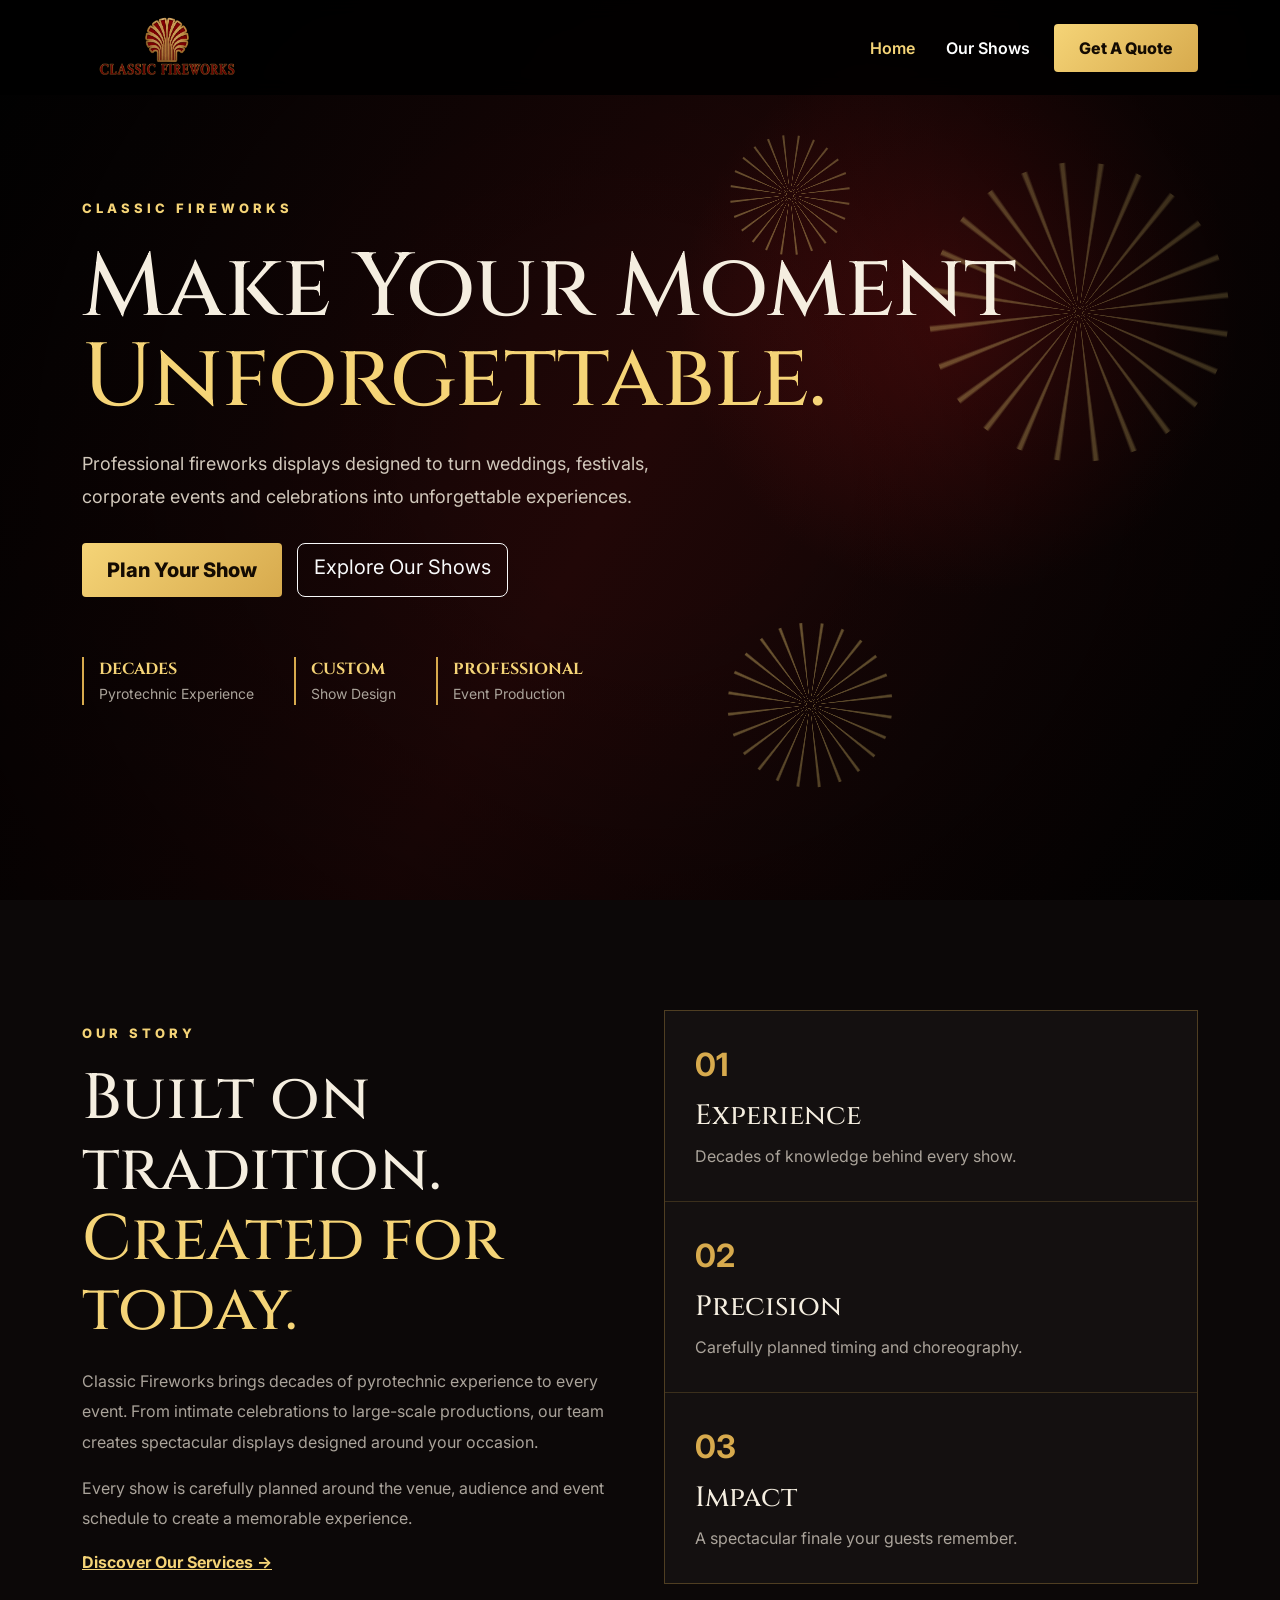
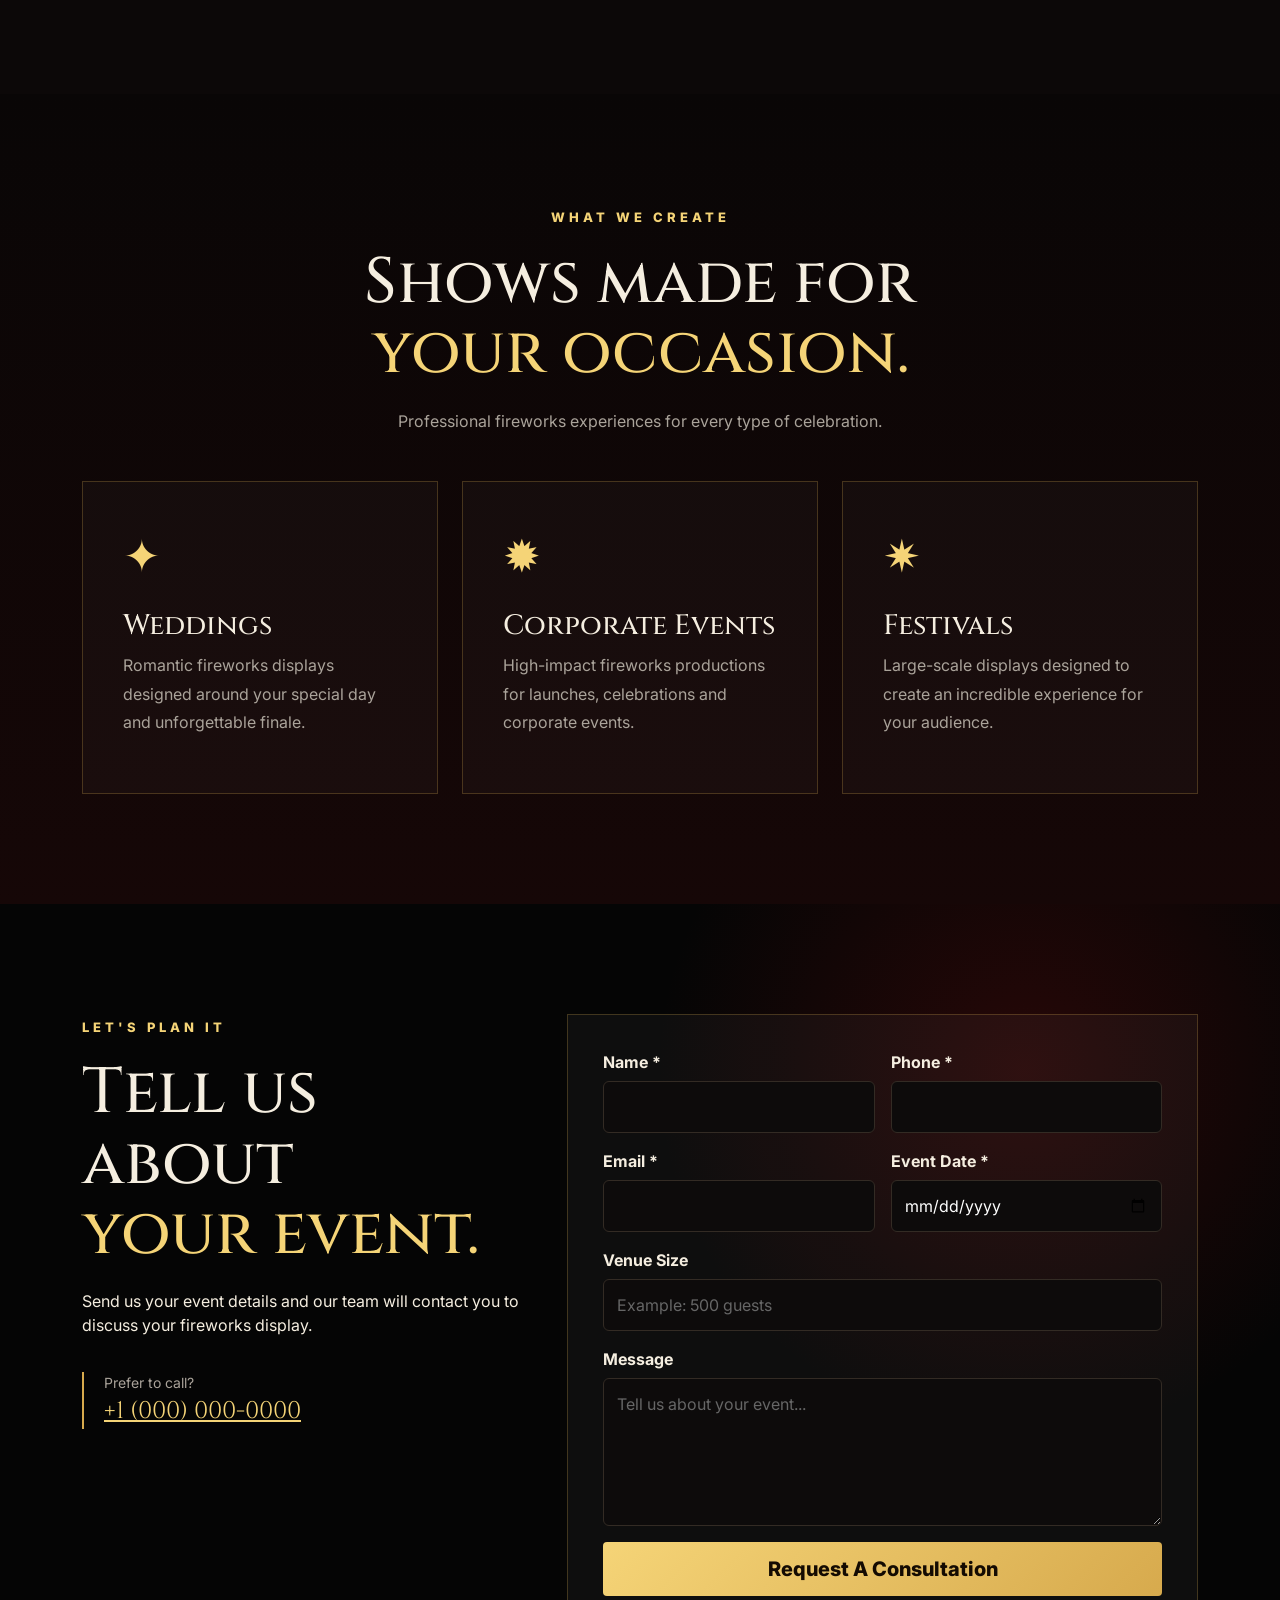
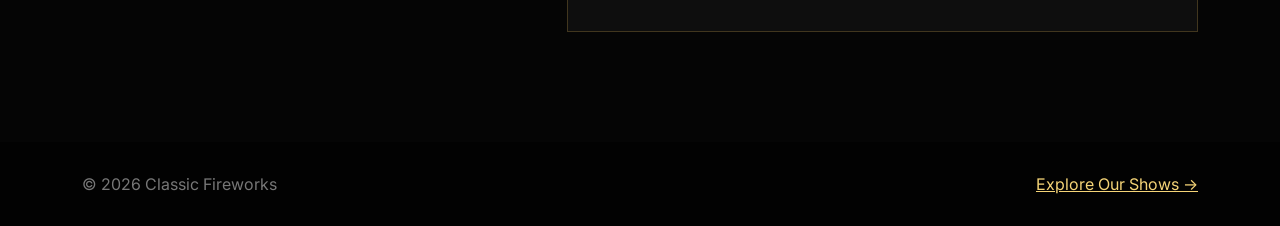
<file: index.html>
<!DOCTYPE html>
<html lang="en">
<head>
    <meta charset="UTF-8">
    <meta name="viewport" content="width=device-width, initial-scale=1.0">
    <title>Document</title>
</head>
<body>
    <!DOCTYPE html>
<html lang="en">
<head>
  <meta charset="UTF-8">
  <meta name="viewport" content="width=device-width, initial-scale=1.0">

  <title>Classic Fireworks | Professional Pyrotechnics</title>

  <!-- Bootstrap -->
  <link
    href="https://cdn.jsdelivr.net/npm/bootstrap@5.3.3/dist/css/bootstrap.min.css"
    rel="stylesheet"
  >

  <!-- Google Fonts -->
  <link rel="preconnect" href="https://fonts.googleapis.com">
  <link rel="preconnect" href="https://fonts.gstatic.com" crossorigin>
  <link
    href="https://fonts.googleapis.com/css2?family=Cinzel:wght@500;600;700;800&family=Inter:wght@400;500;600;700&display=swap"
    rel="stylesheet"
  >

  <link rel="stylesheet" href="style.css">
</head>

<body>

<!-- NAVBAR -->
<nav class="navbar navbar-expand-lg navbar-dark fixed-top">
  <div class="container">

    <a class="navbar-brand" href="index.html">
     <img src="classic-fireworks-logo.png" alt="Classic Fireworks">
    </a>

    <button
      class="navbar-toggler"
      type="button"
      data-bs-toggle="collapse"
      data-bs-target="#menu">
      <span class="navbar-toggler-icon"></span>
    </button>

    <div class="collapse navbar-collapse" id="menu">

      <ul class="navbar-nav ms-auto align-items-lg-center">

        <li class="nav-item">
          <a class="nav-link active" href="index.html">Home</a>
        </li>

        <li class="nav-item">
          <a class="nav-link" href="services.html">Our Shows</a>
        </li>

        <li class="nav-item ms-lg-3">
          <a class="btn btn-gold" href="#contact">
            Get A Quote
          </a>
        </li>

      </ul>

    </div>
  </div>
</nav>


<!-- HERO -->
<header class="hero">

  <div class="firework firework-1"></div>
  <div class="firework firework-2"></div>
  <div class="firework firework-3"></div>

  <div class="container hero-content">

    <span class="small-title">
      CLASSIC FIREWORKS
    </span>

    <h1>
      Make Your Moment
      <span>Unforgettable.</span>
    </h1>

    <p>
      Professional fireworks displays designed to turn weddings,
      festivals, corporate events and celebrations into unforgettable
      experiences.
    </p>

    <div class="hero-buttons">

      <a href="#contact" class="btn btn-gold btn-lg">
        Plan Your Show
      </a>

      <a href="services.html" class="btn btn-outline-light btn-lg">
        Explore Our Shows
      </a>

    </div>

    <div class="experience">

      <div>
        <strong>DECADES</strong>
        <small>Pyrotechnic Experience</small>
      </div>

      <div>
        <strong>CUSTOM</strong>
        <small>Show Design</small>
      </div>

      <div>
        <strong>PROFESSIONAL</strong>
        <small>Event Production</small>
      </div>

    </div>

  </div>

</header>


<!-- ABOUT -->
<section class="section about">

  <div class="container">

    <div class="row align-items-center g-5">

      <div class="col-lg-6">

        <span class="small-title">
          OUR STORY
        </span>

        <h2>
          Built on tradition.
          <span>Created for today.</span>
        </h2>

        <p>
          Classic Fireworks brings decades of pyrotechnic experience
          to every event. From intimate celebrations to large-scale
          productions, our team creates spectacular displays designed
          around your occasion.
        </p>

        <p>
          Every show is carefully planned around the venue, audience
          and event schedule to create a memorable experience.
        </p>

        <a href="services.html" class="gold-link">
          Discover Our Services →
        </a>

      </div>


      <div class="col-lg-6">

        <div class="story-box">

          <div>
            <b>01</b>
            <h3>Experience</h3>
            <p>
              Decades of knowledge behind every show.
            </p>
          </div>

          <div>
            <b>02</b>
            <h3>Precision</h3>
            <p>
              Carefully planned timing and choreography.
            </p>
          </div>

          <div>
            <b>03</b>
            <h3>Impact</h3>
            <p>
              A spectacular finale your guests remember.
            </p>
          </div>

        </div>

      </div>

    </div>

  </div>

</section>


<!-- SERVICES -->
<section class="section services">

  <div class="container">

    <div class="text-center section-heading">

      <span class="small-title">
        WHAT WE CREATE
      </span>

      <h2>
        Shows made for
        <span>your occasion.</span>
      </h2>

      <p>
        Professional fireworks experiences for every type of celebration.
      </p>

    </div>


    <div class="row g-4 mt-4">

      <div class="col-md-4">

        <div class="service-card">

          <div class="icon">✦</div>

          <h3>Weddings</h3>

          <p>
            Romantic fireworks displays designed around your
            special day and unforgettable finale.
          </p>

        </div>

      </div>


      <div class="col-md-4">

        <div class="service-card">

          <div class="icon">✹</div>

          <h3>Corporate Events</h3>

          <p>
            High-impact fireworks productions for launches,
            celebrations and corporate events.
          </p>

        </div>

      </div>


      <div class="col-md-4">

        <div class="service-card">

          <div class="icon">✷</div>

          <h3>Festivals</h3>

          <p>
            Large-scale displays designed to create an incredible
            experience for your audience.
          </p>

        </div>

      </div>

    </div>

  </div>

</section>


<!-- CONTACT FORM -->
<section class="section contact" id="contact">

  <div class="container">

    <div class="row g-5">

      <div class="col-lg-5">

        <span class="small-title">
          LET'S PLAN IT
        </span>

        <h2>
          Tell us about
          <span>your event.</span>
        </h2>

        <p>
          Send us your event details and our team will contact
          you to discuss your fireworks display.
        </p>

        <div class="phone-box">

          <small>Prefer to call?</small>

          <a href="tel:+10000000000">
            +1 (000) 000-0000
          </a>

        </div>

      </div>


      <div class="col-lg-7">

        <form id="contactForm">

          <div class="row g-3">

            <div class="col-md-6">

              <label>Name *</label>

              <input
                type="text"
                class="form-control"
                id="name"
                required
              >

            </div>


            <div class="col-md-6">

              <label>Phone *</label>

              <input
                type="tel"
                class="form-control"
                id="phone"
                required
              >

            </div>


            <div class="col-md-6">

              <label>Email *</label>

              <input
                type="email"
                class="form-control"
                id="email"
                required
              >

            </div>


            <div class="col-md-6">

              <label>Event Date *</label>

              <input
                type="date"
                class="form-control"
                id="date"
                required
              >

            </div>


            <div class="col-12">

              <label>Venue Size</label>

              <input
                type="text"
                class="form-control"
                id="venue"
                placeholder="Example: 500 guests"
              >

            </div>


            <div class="col-12">

              <label>Message</label>

              <textarea
                class="form-control"
                id="message"
                rows="5"
                placeholder="Tell us about your event..."
              ></textarea>

            </div>


            <div class="col-12">

              <button
                type="submit"
                class="btn btn-gold btn-lg w-100">
                Request A Consultation
              </button>

            </div>

          </div>

        </form>

      </div>

    </div>

  </div>

</section>


<!-- FOOTER -->
<footer>

  <div class="container">

    <div class="d-flex justify-content-between flex-wrap gap-3">

      <span>
        © 2026 Classic Fireworks
      </span>

      <a href="services.html">
        Explore Our Shows →
      </a>

    </div>

  </div>

</footer>


<script src="https://cdn.jsdelivr.net/npm/bootstrap@5.3.3/dist/js/bootstrap.bundle.min.js"></script>

<script src="script.js"></script>

</body>
</html>
</body>
</html>
</file>
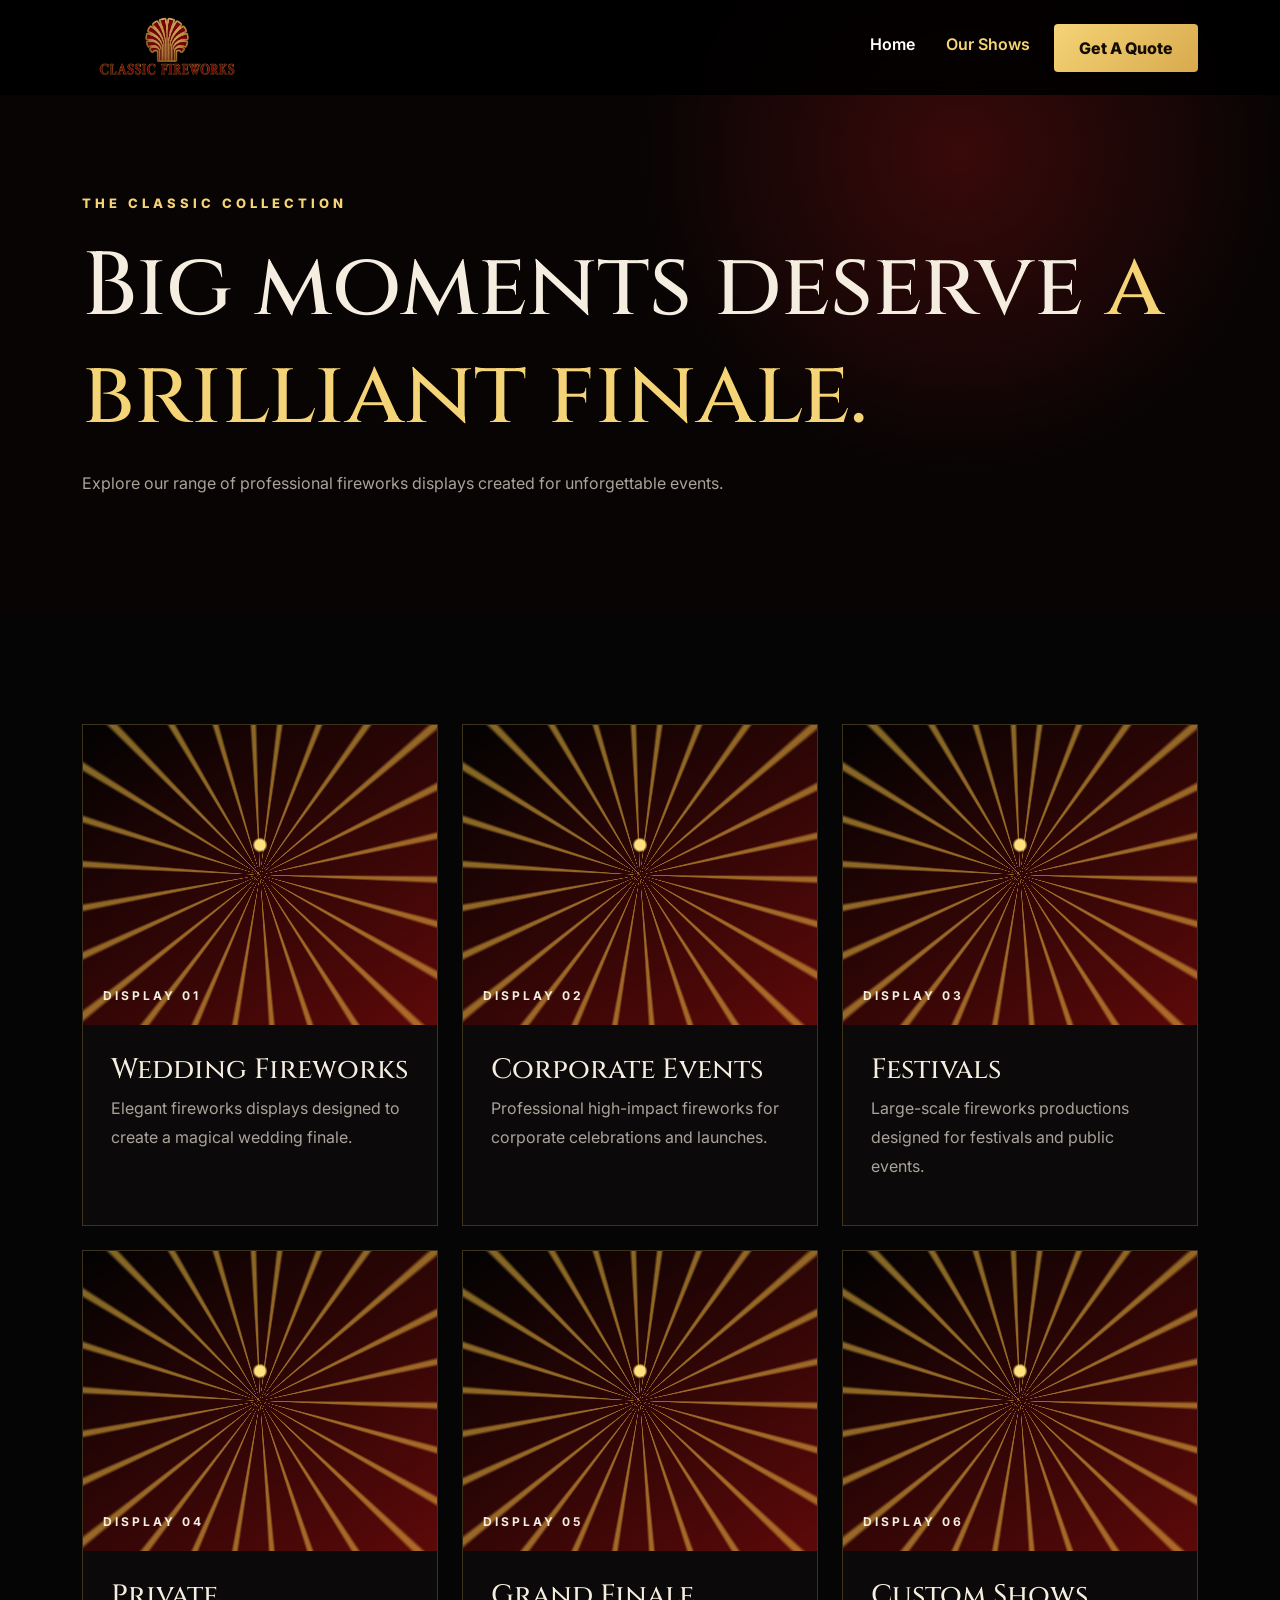
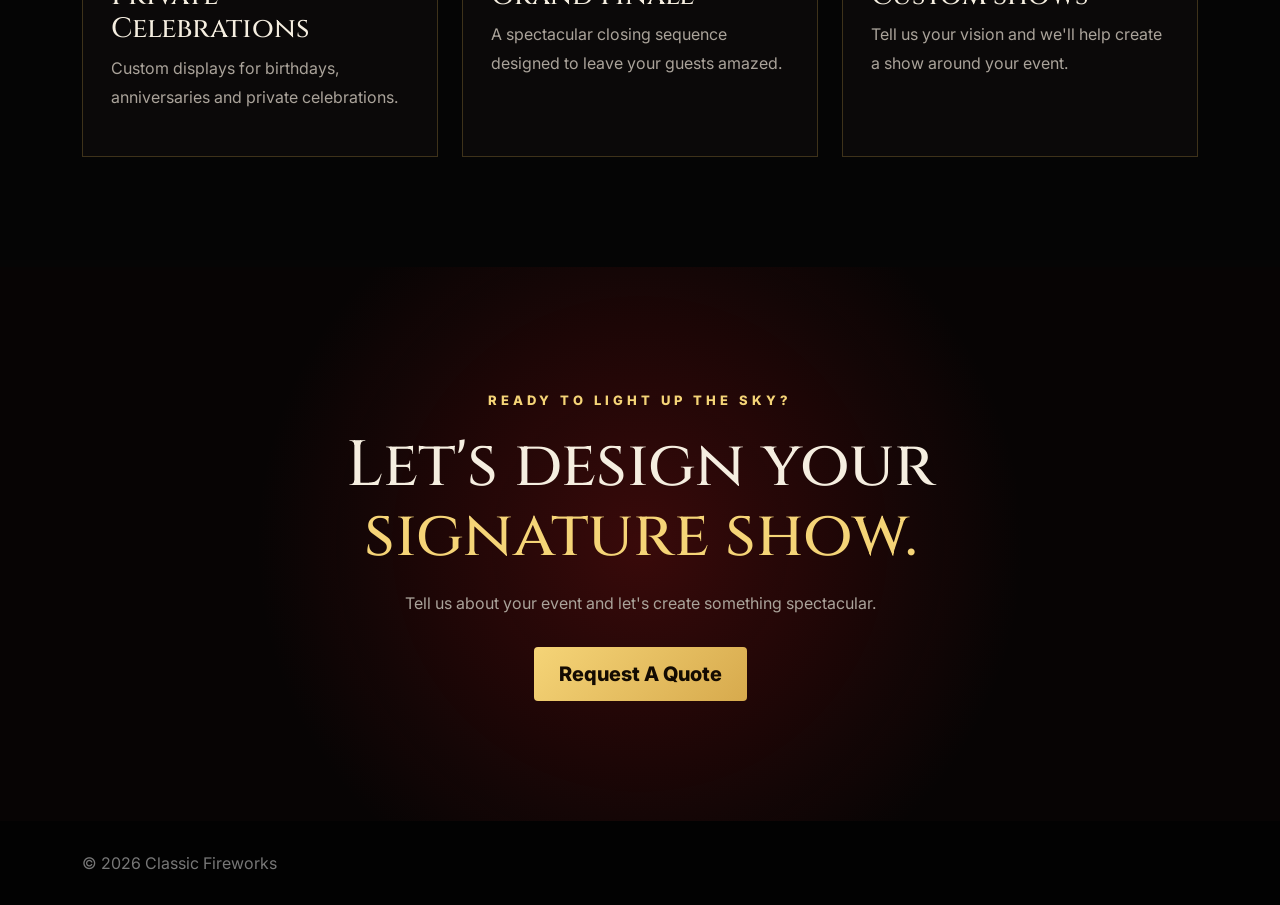
<file: services.html>
<!DOCTYPE html>
<html lang="en">
<head>
    <meta charset="UTF-8">
    <meta name="viewport" content="width=device-width, initial-scale=1.0">
    <title>Document</title>
</head>
<body>
    <!DOCTYPE html>
<html lang="en">

<head>

  <meta charset="UTF-8">

  <meta
    name="viewport"
    content="width=device-width, initial-scale=1.0">

  <title>Our Shows | Classic Fireworks</title>

  <link
    href="https://cdn.jsdelivr.net/npm/bootstrap@5.3.3/dist/css/bootstrap.min.css"
    rel="stylesheet">

  <link
    href="https://fonts.googleapis.com/css2?family=Cinzel:wght@500;600;700;800&family=Inter:wght@400;500;600;700&display=swap"
    rel="stylesheet">

  <link rel="stylesheet" href="style.css">

</head>

<body>


<!-- NAVBAR -->

<nav class="navbar navbar-expand-lg navbar-dark fixed-top">

  <div class="container">

    <a class="navbar-brand" href="index.html">

      <img
        src="classic-fireworks-logo.png"
        alt="Classic Fireworks">

    </a>


    <button
      class="navbar-toggler"
      data-bs-toggle="collapse"
      data-bs-target="#menu">

      <span class="navbar-toggler-icon"></span>

    </button>


    <div class="collapse navbar-collapse" id="menu">

      <ul class="navbar-nav ms-auto">

        <li class="nav-item">
          <a class="nav-link" href="index.html">
            Home
          </a>
        </li>

        <li class="nav-item">
          <a class="nav-link active" href="services.html">
            Our Shows
          </a>
        </li>

        <li class="nav-item ms-lg-3">
          <a class="btn btn-gold" href="index.html#contact">
            Get A Quote
          </a>
        </li>

      </ul>

    </div>

  </div>

</nav>


<!-- PAGE HERO -->

<section class="inner-hero">

  <div class="container">

    <span class="small-title">
      THE CLASSIC COLLECTION
    </span>

    <h1>
      Big moments deserve
      <span>a brilliant finale.</span>
    </h1>

    <p>
      Explore our range of professional fireworks displays
      created for unforgettable events.
    </p>

  </div>

</section>


<!-- SHOWS -->

<section class="section">

  <div class="container">

    <div class="row g-4">


      <!-- CARD 1 -->

      <div class="col-md-6 col-lg-4">

        <div class="show-card">

          <div class="show-image image-one">
            <span>DISPLAY 01</span>
          </div>

          <div class="show-content">

            <h3>Wedding Fireworks</h3>

            <p>
              Elegant fireworks displays designed to create
              a magical wedding finale.
            </p>

          </div>

        </div>

      </div>


      <!-- CARD 2 -->

      <div class="col-md-6 col-lg-4">

        <div class="show-card">

          <div class="show-image image-two">
            <span>DISPLAY 02</span>
          </div>

          <div class="show-content">

            <h3>Corporate Events</h3>

            <p>
              Professional high-impact fireworks for
              corporate celebrations and launches.
            </p>

          </div>

        </div>

      </div>


      <!-- CARD 3 -->

      <div class="col-md-6 col-lg-4">

        <div class="show-card">

          <div class="show-image image-three">
            <span>DISPLAY 03</span>
          </div>

          <div class="show-content">

            <h3>Festivals</h3>

            <p>
              Large-scale fireworks productions designed
              for festivals and public events.
            </p>

          </div>

        </div>

      </div>


      <!-- CARD 4 -->

      <div class="col-md-6 col-lg-4">

        <div class="show-card">

          <div class="show-image image-four">
            <span>DISPLAY 04</span>
          </div>

          <div class="show-content">

            <h3>Private Celebrations</h3>

            <p>
              Custom displays for birthdays, anniversaries
              and private celebrations.
            </p>

          </div>

        </div>

      </div>


      <!-- CARD 5 -->

      <div class="col-md-6 col-lg-4">

        <div class="show-card">

          <div class="show-image image-five">
            <span>DISPLAY 05</span>
          </div>

          <div class="show-content">

            <h3>Grand Finale</h3>

            <p>
              A spectacular closing sequence designed to
              leave your guests amazed.
            </p>

          </div>

        </div>

      </div>


      <!-- CARD 6 -->

      <div class="col-md-6 col-lg-4">

        <div class="show-card">

          <div class="show-image image-six">
            <span>DISPLAY 06</span>
          </div>

          <div class="show-content">

            <h3>Custom Shows</h3>

            <p>
              Tell us your vision and we'll help create
              a show around your event.
            </p>

          </div>

        </div>

      </div>

    </div>

  </div>

</section>


<!-- CTA -->

<section class="cta">

  <div class="container text-center">

    <span class="small-title">
      READY TO LIGHT UP THE SKY?
    </span>

    <h2>
      Let's design your
      <span>signature show.</span>
    </h2>

    <p>
      Tell us about your event and let's create something spectacular.
    </p>

    <a
      href="index.html#contact"
      class="btn btn-gold btn-lg mt-3">

      Request A Quote

    </a>

  </div>

</section>


<footer>

  <div class="container">

    © 2026 Classic Fireworks

  </div>

</footer>


<script
src="https://cdn.jsdelivr.net/npm/bootstrap@5.3.3/dist/js/bootstrap.bundle.min.js">
</script>

</body>
</html>
</body>
</html>
</file>
<file: style.css>
:root {
  --black: #050505;
  --dark: #0c0808;
  --red: #8e1010;
  --gold: #d7aa4d;
  --gold-light: #f5d477;
  --white: #f5eee0;
  --gray: #aaa39a;
}

* {
  margin: 0;
  padding: 0;
  box-sizing: border-box;
}

html {
  scroll-behavior: smooth;
}

body {
  background: var(--black);
  color: var(--white);
  font-family: "Inter", sans-serif;
}

h1,
h2,
h3 {
  font-family: "Cinzel", serif;
}

.navbar {
  padding: 10px 0;
  background: rgba(0, 0, 0, .88);
  backdrop-filter: blur(10px);
}

.navbar-brand img {
  width: 170px;
  height: 65px;
  object-fit: contain;
}

.nav-link {
  color: white !important;
  font-weight: 600;
  margin-left: 15px;
}

.nav-link:hover,
.nav-link.active {
  color: var(--gold-light) !important;
}

.btn-gold {
  background: linear-gradient(
    135deg,
    var(--gold-light),
    var(--gold)
  );

  color: #140b02;
  border: none;
  border-radius: 4px;
  font-weight: 800;
  padding: 12px 25px;
}

.btn-gold:hover {
  background: #ffe29a;
  color: #000;
}


/* HERO */

.hero {
  min-height: 100vh;

  position: relative;

  display: flex;
  align-items: center;

  overflow: hidden;

  background:
    radial-gradient(
      circle at 75% 35%,
      rgba(150, 20, 20, .35),
      transparent 25%
    ),
    linear-gradient(
      120deg,
      #020202,
      #210707,
      #030303
    );
}

.hero::after {
  content: "";

  position: absolute;

  inset: 0;

  background:
    radial-gradient(
      circle,
      transparent 20%,
      rgba(0, 0, 0, .7)
    );
}

.hero-content {
  position: relative;
  z-index: 5;
}

.small-title {
  color: var(--gold-light);
  font-size: 13px;
  letter-spacing: 4px;
  font-weight: 800;
}

.hero h1 {
  font-size: clamp(45px, 7vw, 100px);
  line-height: 1;
  margin: 25px 0;
}

.hero h1 span,
h2 span {
  color: var(--gold-light);
  display: block;
}

.hero p {
  max-width: 650px;
  color: #d1c8bb;
  font-size: 18px;
  line-height: 1.8;
}

.hero-buttons {
  display: flex;
  gap: 15px;
  flex-wrap: wrap;
  margin-top: 30px;
}

.experience {
  display: flex;
  gap: 40px;
  margin-top: 60px;
  flex-wrap: wrap;
}

.experience div {
  border-left: 2px solid var(--gold);
  padding-left: 15px;
}

.experience strong {
  display: block;
  color: var(--gold-light);
  font-family: "Cinzel", serif;
}

.experience small {
  color: var(--gray);
}


/* FIREWORK EFFECT */

.firework {
  position: absolute;

  width: 300px;
  height: 300px;

  border-radius: 50%;

  background:
    repeating-conic-gradient(
      from 0deg,
      transparent 0deg 7deg,
      rgba(245, 212, 119, .8) 8deg 9deg,
      transparent 10deg 15deg
    );

  opacity: .5;
}

.firework-1 {
  right: 4%;
  top: 18%;
}

.firework-2 {
  right: 25%;
  bottom: 5%;
  transform: scale(.55);
}

.firework-3 {
  left: 50%;
  top: 5%;
  transform: scale(.4);
}


/* SECTIONS */

.section {
  padding: 110px 0;
}

.about {
  background: var(--dark);
}

.about p {
  color: var(--gray);
  line-height: 1.9;
}

h2 {
  font-size: clamp(38px, 5vw, 65px);
  line-height: 1.1;
  margin: 20px 0;
}

.gold-link {
  color: var(--gold-light);
  font-weight: 700;
}


/* STORY */

.story-box {
  border: 1px solid rgba(215, 170, 77, .3);
  background: rgba(255,255,255,.03);
}

.story-box > div {
  padding: 30px;
  border-bottom: 1px solid rgba(215,170,77,.2);
}

.story-box > div:last-child {
  border-bottom: none;
}

.story-box b {
  font-size: 32px;
  color: var(--gold);
}

.story-box h3 {
  margin-top: 10px;
}

.story-box p {
  margin: 0;
}


/* SERVICES */

.services {
  background:
    linear-gradient(
      180deg,
      #090606,
      #160707
    );
}

.section-heading {
  max-width: 700px;
  margin: auto;
}

.section-heading p {
  color: var(--gray);
}

.service-card {
  height: 100%;
  padding: 40px;

  border: 1px solid rgba(215,170,77,.25);

  background: rgba(255,255,255,.025);

  transition: .3s;
}

.service-card:hover {
  transform: translateY(-8px);
  border-color: var(--gold);
}

.service-card .icon {
  color: var(--gold-light);
  font-size: 45px;
  margin-bottom: 20px;
}

.service-card p {
  color: var(--gray);
  line-height: 1.8;
}


/* CONTACT */

.contact {
  background:
    radial-gradient(
      circle at 80% 20%,
      rgba(140, 15, 15, .25),
      transparent 30%
    ),
    #050505;
}

.phone-box {
  margin-top: 35px;
  border-left: 2px solid var(--gold);
  padding-left: 20px;
}

.phone-box small {
  display: block;
  color: var(--gray);
}

.phone-box a {
  color: var(--gold-light);
  font-size: 24px;
  font-family: "Cinzel", serif;
}

form {
  padding: 35px;
  background: rgba(255,255,255,.035);
  border: 1px solid rgba(215,170,77,.25);
}

label {
  display: block;
  margin-bottom: 7px;
  font-weight: 700;
}

.form-control {
  background: #0d0b0b;
  border: 1px solid #332b24;
  color: white;
  padding: 13px;
}

.form-control:focus {
  background: #0d0b0b;
  color: white;
  border-color: var(--gold);
  box-shadow: none;
}

.form-control::placeholder {
  color: #666;
}


/* INNER PAGE */

.inner-hero {
  padding: 190px 0 100px;

  background:
    radial-gradient(
      circle at 75% 25%,
      rgba(150,20,20,.35),
      transparent 30%
    ),
    #080404;
}

.inner-hero h1 {
  font-size: clamp(45px, 7vw, 90px);
  margin: 20px 0;
}

.inner-hero h1 span {
  color: var(--gold-light);
}

.inner-hero p {
  color: var(--gray);
  max-width: 650px;
  line-height: 1.8;
}


/* SHOW CARDS */

.show-card {
  background: #0b0909;
  border: 1px solid rgba(215,170,77,.25);
  overflow: hidden;
  height: 100%;
}

.show-image {
  height: 300px;
  position: relative;

  background:
    radial-gradient(
      circle at 50% 40%,
      #ffe27d 0 2%,
      transparent 3%
    ),
    repeating-conic-gradient(
      from 0deg,
      transparent 0 6deg,
      rgba(255,200,70,.5) 7deg 8deg,
      transparent 9deg 14deg
    ),
    linear-gradient(
      145deg,
      #020202,
      #5c0909
    );
}

.show-image span {
  position: absolute;
  bottom: 20px;
  left: 20px;

  font-size: 12px;
  letter-spacing: 3px;
  font-weight: bold;
}

.image-two {
  background-color: #09102a;
}

.image-three {
  background-color: #302008;
}

.image-four {
  background-color: #260b26;
}

.image-five {
  background-color: #06342a;
}

.image-six {
  background-color: #382108;
}

.show-content {
  padding: 28px;
}

.show-content p {
  color: var(--gray);
  line-height: 1.8;
}


/* CTA */

.cta {
  padding: 120px 0;

  background:
    radial-gradient(
      circle,
      rgba(150,20,20,.35),
      transparent 55%
    ),
    #070404;
}

.cta p {
  color: var(--gray);
}


/* FOOTER */

footer {
  padding: 30px 0;
  background: #020202;
  color: #777;
}

footer a {
  color: var(--gold-light);
}


/* MOBILE */

@media(max-width: 768px) {

  .navbar-brand img {
    width: 140px;
  }

  .hero {
    min-height: 850px;
  }

  .hero h1 {
    font-size: 48px;
  }

  .hero p {
    font-size: 16px;
  }

  .experience {
    gap: 20px;
    margin-top: 40px;
  }

  .experience div {
    width: 100%;
  }

  .section {
    padding: 75px 0;
  }

  form {
    padding: 22px;
  }

  .inner-hero {
    padding: 150px 0 80px;
  }

}
</file>
